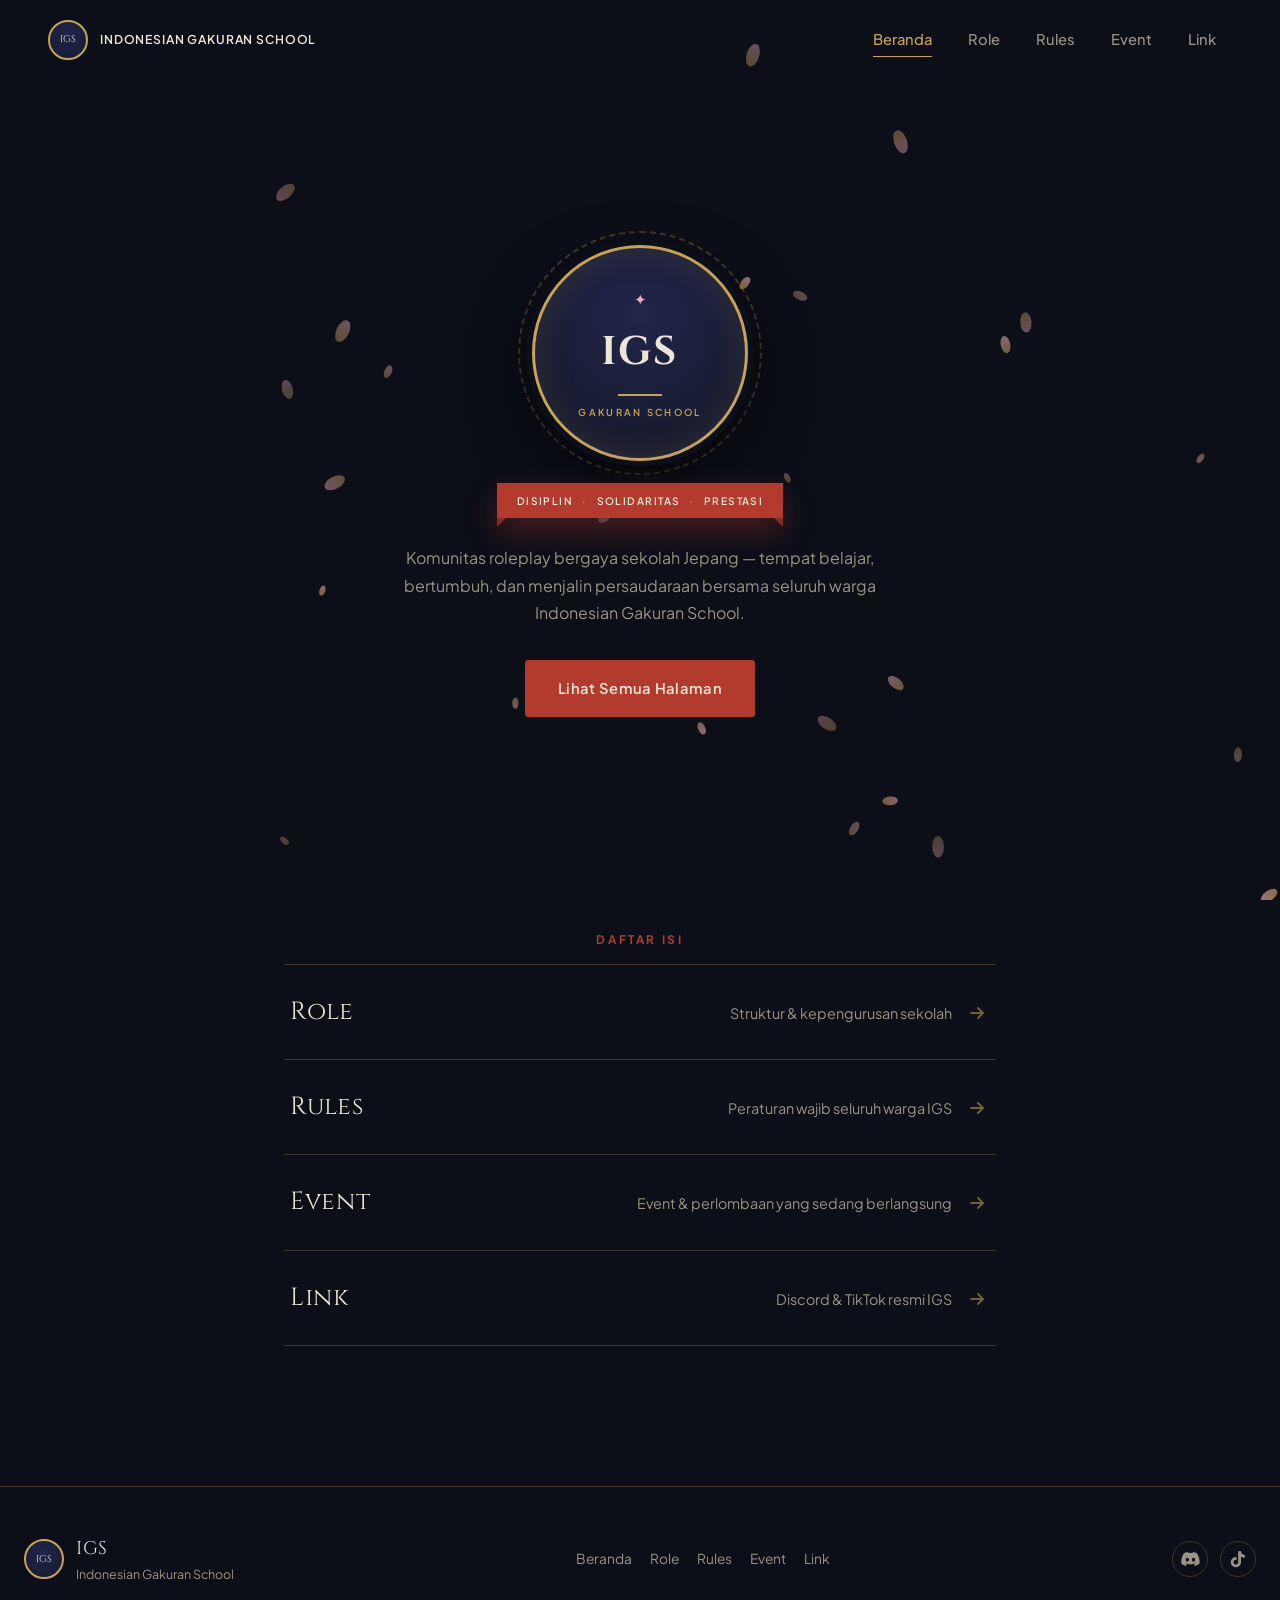
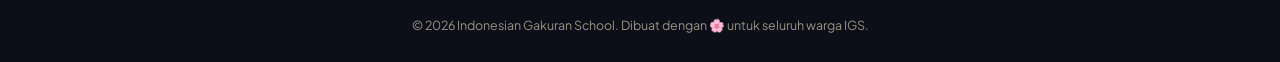
<file: index.html>
<!DOCTYPE html>
<html lang="id">
<head>
<meta charset="UTF-8">
<meta name="viewport" content="width=device-width, initial-scale=1.0">
<title>IGS — Indonesian Gakuran School</title>
<meta name="description" content="Website resmi Indonesian Gakuran School (IGS) — role, rules, event, dan link komunitas.">
<meta name="theme-color" content="#0c0e18">
<meta property="og:title" content="IGS — Indonesian Gakuran School">
<meta property="og:description" content="Komunitas roleplay bergaya sekolah Jepang. Role, rules, event, dan link resmi IGS.">
<meta property="og:type" content="website">
<link rel="icon" href="data:image/svg+xml,%3Csvg xmlns='http://www.w3.org/2000/svg' viewBox='0 0 100 100'%3E%3Ccircle cx='50' cy='50' r='46' fill='%230c0e18' stroke='%23c9a355' stroke-width='4'/%3E%3Ctext x='50' y='66' font-size='46' text-anchor='middle' fill='%23ece6d6' font-family='Georgia,serif' font-weight='700'%3EI%3C/text%3E%3C/svg%3E">
<link rel="preconnect" href="https://fonts.googleapis.com">
<link rel="preconnect" href="https://fonts.gstatic.com" crossorigin>
<link href="https://fonts.googleapis.com/css2?family=Cinzel:wght@400;600;700;800&family=Plus+Jakarta+Sans:wght@300;400;500;600;700;800&display=swap" rel="stylesheet">
<link rel="stylesheet" href="https://cdnjs.cloudflare.com/ajax/libs/font-awesome/6.5.1/css/all.min.css">
<link rel="stylesheet" href="style.css">
</head>
<body data-page="home">

<div class="preloader" id="preloader"><div class="preloader-crest"><span>IGS</span></div></div>
<canvas id="sakuraCanvas"></canvas>
<div class="scroll-progress" id="scrollProgress"></div>

<header id="navbar-placeholder"></header>

<main>
  <section class="hero">
    <div class="crest reveal">
      <div class="crest-ring"></div>
      <div class="crest-face">
        <span class="crest-spark">✦</span>
        <span class="crest-initials">IGS</span>
        <span class="crest-rule"></span>
        <span class="crest-sub">GAKURAN SCHOOL</span>
      </div>
    </div>
    <div class="crest-ribbon reveal">
      <span>DISIPLIN</span><i>·</i><span>SOLIDARITAS</span><i>·</i><span>PRESTASI</span>
    </div>
    <p class="hero-desc reveal">Komunitas roleplay bergaya sekolah Jepang — tempat belajar, bertumbuh, dan menjalin persaudaraan bersama seluruh warga Indonesian Gakuran School.</p>
    <a href="#daftar-isi" class="btn ripple reveal">Lihat Semua Halaman</a>
  </section>

  <section class="index-section" id="daftar-isi">
    <p class="section-eyebrow reveal">Daftar Isi</p>
    <nav class="index-list">
      <a href="role.html" class="index-item reveal">
        <span class="index-name">Role</span>
        <span class="index-desc">Struktur &amp; kepengurusan sekolah</span>
        <span class="index-arrow"><i class="fa-solid fa-arrow-right"></i></span>
      </a>
      <a href="rules.html" class="index-item reveal">
        <span class="index-name">Rules</span>
        <span class="index-desc">Peraturan wajib seluruh warga IGS</span>
        <span class="index-arrow"><i class="fa-solid fa-arrow-right"></i></span>
      </a>
      <a href="event.html" class="index-item reveal">
        <span class="index-name">Event</span>
        <span class="index-desc">Event &amp; perlombaan yang sedang berlangsung</span>
        <span class="index-arrow"><i class="fa-solid fa-arrow-right"></i></span>
      </a>
      <a href="link.html" class="index-item reveal">
        <span class="index-name">Link</span>
        <span class="index-desc">Discord &amp; TikTok resmi IGS</span>
        <span class="index-arrow"><i class="fa-solid fa-arrow-right"></i></span>
      </a>
    </nav>
  </section>
</main>

<div id="footer-placeholder"></div>
<button class="scroll-top" id="scrollTop" aria-label="Kembali ke atas"><i class="fa-solid fa-arrow-up"></i></button>

<script src="script.js"></script>
</body>
</html>
</file>
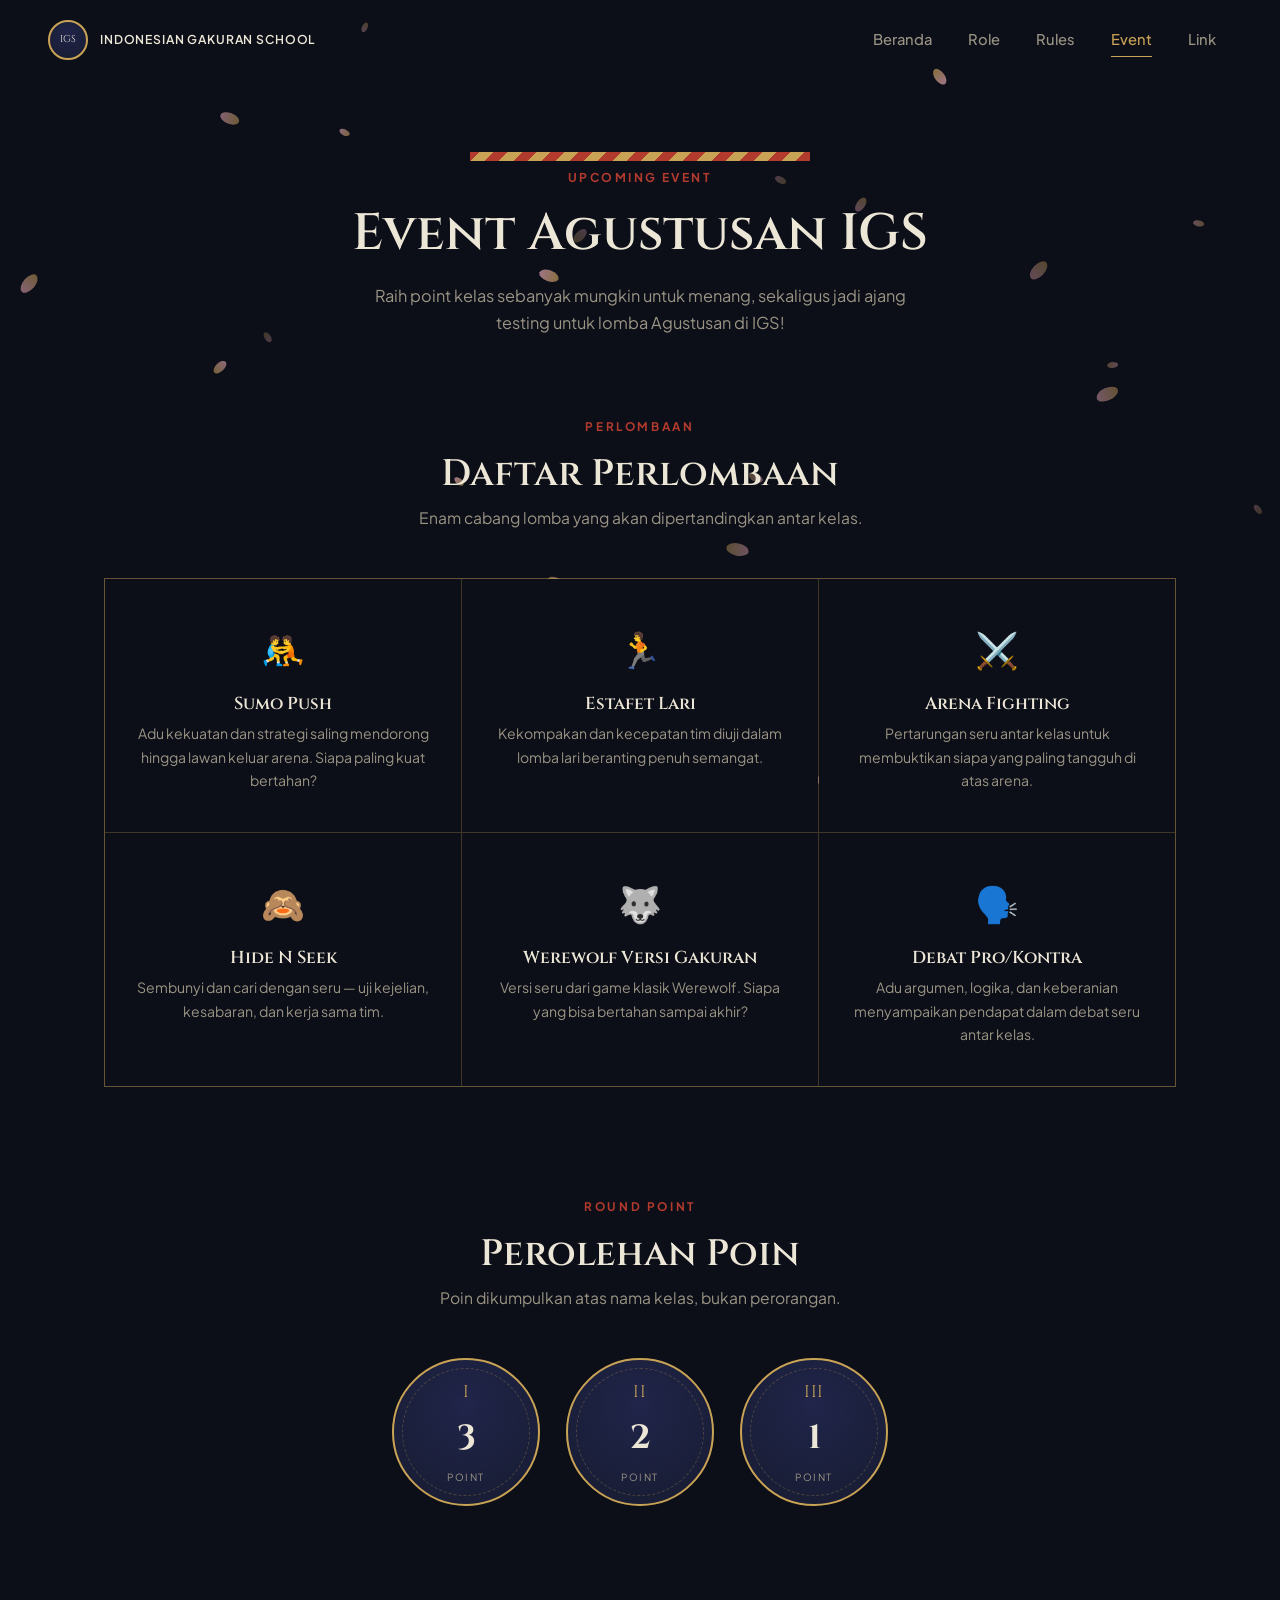
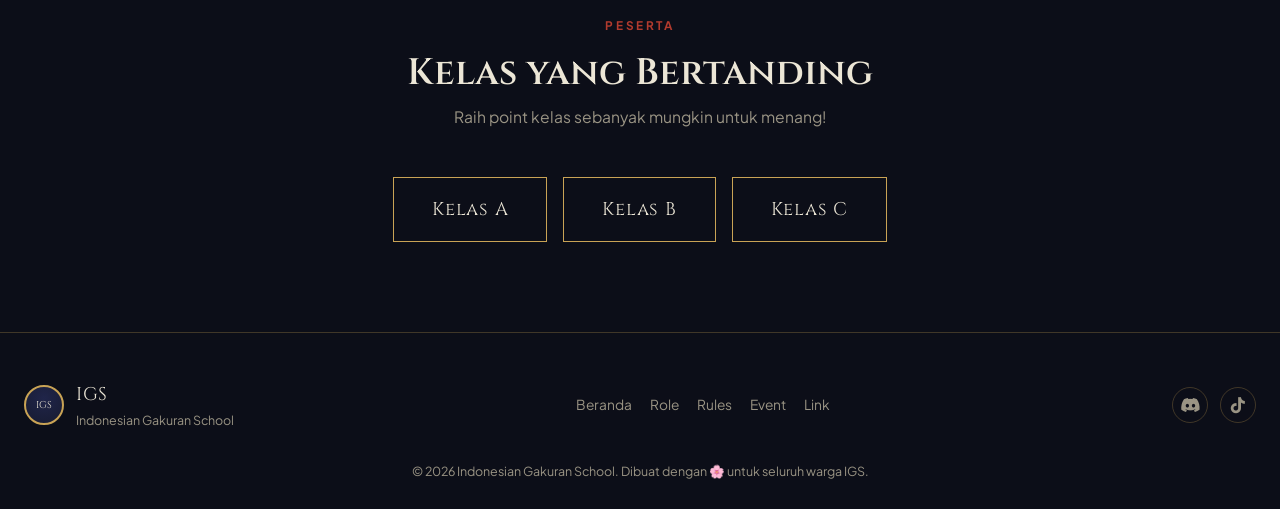
<file: event.html>
<!DOCTYPE html>
<html lang="id">
<head>
<meta charset="UTF-8">
<meta name="viewport" content="width=device-width, initial-scale=1.0">
<title>Event — IGS</title>
<meta name="description" content="Event Agustusan IGS — daftar lomba, sistem poin, dan kelas yang bertanding.">
<meta name="theme-color" content="#0c0e18">
<meta property="og:title" content="Event — Indonesian Gakuran School">
<meta property="og:description" content="Event Agustusan IGS: Sumo Push, Estafet Lari, Arena Fighting, Hide N Seek, Werewolf, dan Debat.">
<meta property="og:type" content="website">
<link rel="icon" href="data:image/svg+xml,%3Csvg xmlns='http://www.w3.org/2000/svg' viewBox='0 0 100 100'%3E%3Ccircle cx='50' cy='50' r='46' fill='%230c0e18' stroke='%23c9a355' stroke-width='4'/%3E%3Ctext x='50' y='66' font-size='46' text-anchor='middle' fill='%23ece6d6' font-family='Georgia,serif' font-weight='700'%3EI%3C/text%3E%3C/svg%3E">
<link rel="preconnect" href="https://fonts.googleapis.com">
<link rel="preconnect" href="https://fonts.gstatic.com" crossorigin>
<link href="https://fonts.googleapis.com/css2?family=Cinzel:wght@400;600;700;800&family=Plus+Jakarta+Sans:wght@300;400;500;600;700;800&display=swap" rel="stylesheet">
<link rel="stylesheet" href="https://cdnjs.cloudflare.com/ajax/libs/font-awesome/6.5.1/css/all.min.css">
<link rel="stylesheet" href="style.css">
</head>
<body data-page="event">

<div class="preloader" id="preloader"><div class="preloader-crest"><span>IGS</span></div></div>
<canvas id="sakuraCanvas"></canvas>
<div class="scroll-progress" id="scrollProgress"></div>

<header id="navbar-placeholder"></header>

<main>
  <section class="page-hero">
    <div class="bunting reveal"></div>
    <p class="page-eyebrow reveal">Upcoming Event</p>
    <h1 class="page-title reveal">Event Agustusan IGS</h1>
    <p class="page-desc reveal">Raih point kelas sebanyak mungkin untuk menang, sekaligus jadi ajang testing untuk lomba Agustusan di IGS!</p>
  </section>

  <section class="competitions-section">
    <p class="section-eyebrow reveal">Perlombaan</p>
    <h2 class="section-title reveal">Daftar Perlombaan</h2>
    <p class="section-subtitle reveal">Enam cabang lomba yang akan dipertandingkan antar kelas.</p>
    <div class="competitions-grid">
      <div class="competition-tile reveal">
        <div class="competition-icon">🤼</div>
        <h3>Sumo Push</h3>
        <p>Adu kekuatan dan strategi saling mendorong hingga lawan keluar arena. Siapa paling kuat bertahan?</p>
      </div>
      <div class="competition-tile reveal">
        <div class="competition-icon">🏃</div>
        <h3>Estafet Lari</h3>
        <p>Kekompakan dan kecepatan tim diuji dalam lomba lari beranting penuh semangat.</p>
      </div>
      <div class="competition-tile reveal">
        <div class="competition-icon">⚔️</div>
        <h3>Arena Fighting</h3>
        <p>Pertarungan seru antar kelas untuk membuktikan siapa yang paling tangguh di atas arena.</p>
      </div>
      <div class="competition-tile reveal">
        <div class="competition-icon">🙈</div>
        <h3>Hide N Seek</h3>
        <p>Sembunyi dan cari dengan seru — uji kejelian, kesabaran, dan kerja sama tim.</p>
      </div>
      <div class="competition-tile reveal">
        <div class="competition-icon">🐺</div>
        <h3>Werewolf Versi Gakuran</h3>
        <p>Versi seru dari game klasik Werewolf. Siapa yang bisa bertahan sampai akhir?</p>
      </div>
      <div class="competition-tile reveal">
        <div class="competition-icon">🗣️</div>
        <h3>Debat Pro/Kontra</h3>
        <p>Adu argumen, logika, dan keberanian menyampaikan pendapat dalam debat seru antar kelas.</p>
      </div>
    </div>
  </section>

  <section class="points-section">
    <p class="section-eyebrow reveal">Round Point</p>
    <h2 class="section-title reveal">Perolehan Poin</h2>
    <p class="section-subtitle reveal">Poin dikumpulkan atas nama kelas, bukan perorangan.</p>
    <div class="medal-row">
      <div class="medal reveal">
        <span class="medal-rank">I</span>
        <span class="medal-count" data-count-target="3">0</span>
        <span class="medal-label">Point</span>
      </div>
      <div class="medal reveal">
        <span class="medal-rank">II</span>
        <span class="medal-count" data-count-target="2">0</span>
        <span class="medal-label">Point</span>
      </div>
      <div class="medal reveal">
        <span class="medal-rank">III</span>
        <span class="medal-count" data-count-target="1">0</span>
        <span class="medal-label">Point</span>
      </div>
    </div>
  </section>

  <section class="classes-section">
    <p class="section-eyebrow reveal">Peserta</p>
    <h2 class="section-title reveal">Kelas yang Bertanding</h2>
    <p class="section-subtitle reveal">Raih point kelas sebanyak mungkin untuk menang!</p>
    <div class="classes-grid">
      <div class="class-badge reveal">Kelas A</div>
      <div class="class-badge reveal">Kelas B</div>
      <div class="class-badge reveal">Kelas C</div>
    </div>
  </section>
</main>

<div id="footer-placeholder"></div>
<button class="scroll-top" id="scrollTop" aria-label="Kembali ke atas"><i class="fa-solid fa-arrow-up"></i></button>

<script src="script.js"></script>
</body>
</html>
</file>
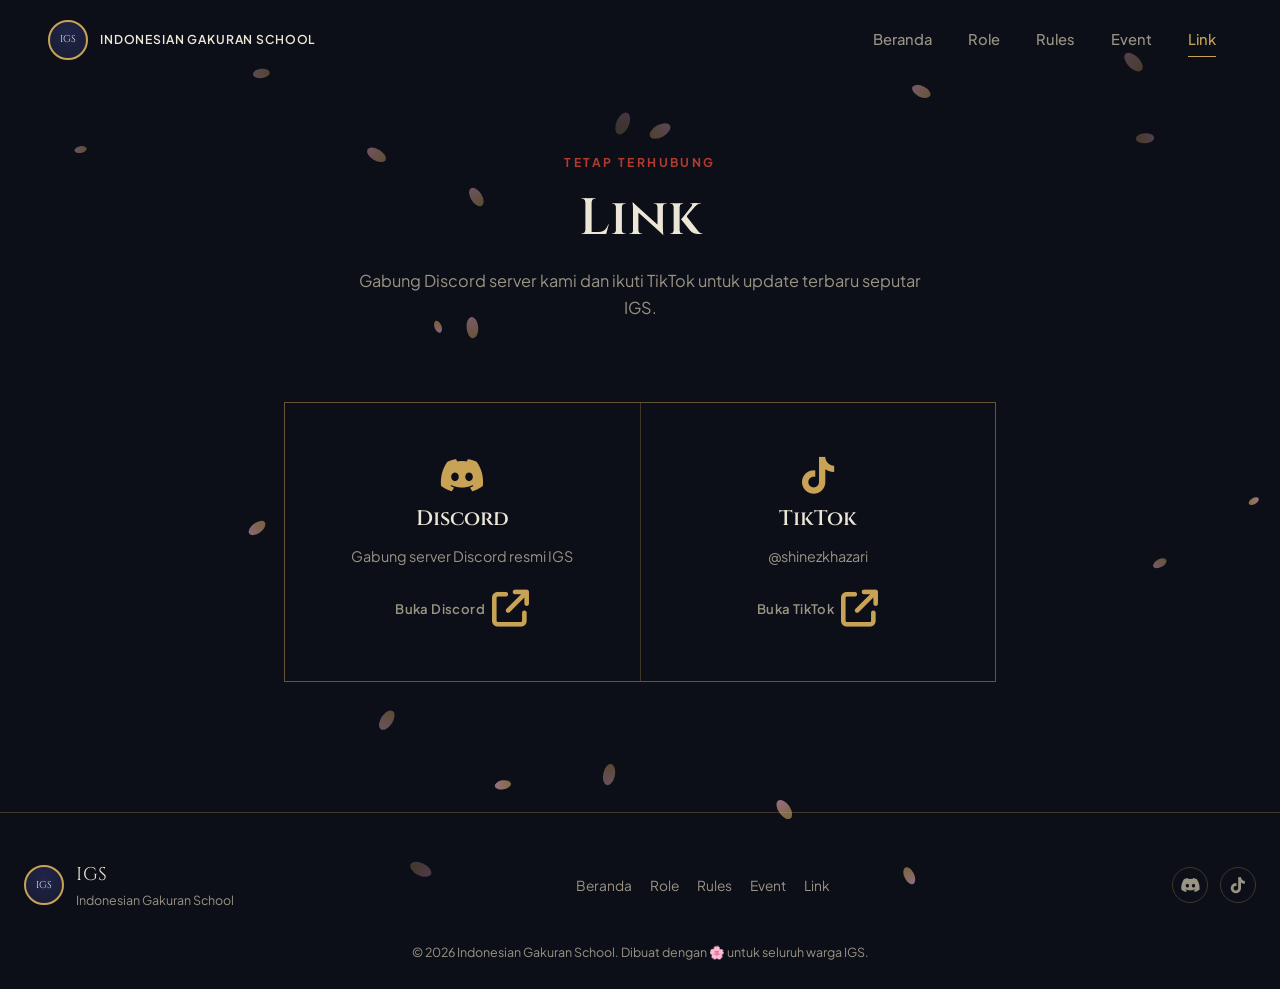
<file: link.html>
<!DOCTYPE html>
<html lang="id">
<head>
<meta charset="UTF-8">
<meta name="viewport" content="width=device-width, initial-scale=1.0">
<title>Link — IGS</title>
<meta name="description" content="Link Discord dan TikTok resmi Indonesian Gakuran School (IGS).">
<meta name="theme-color" content="#0c0e18">
<meta property="og:title" content="Link — Indonesian Gakuran School">
<meta property="og:description" content="Gabung Discord server dan ikuti TikTok resmi IGS.">
<meta property="og:type" content="website">
<link rel="icon" href="data:image/svg+xml,%3Csvg xmlns='http://www.w3.org/2000/svg' viewBox='0 0 100 100'%3E%3Ccircle cx='50' cy='50' r='46' fill='%230c0e18' stroke='%23c9a355' stroke-width='4'/%3E%3Ctext x='50' y='66' font-size='46' text-anchor='middle' fill='%23ece6d6' font-family='Georgia,serif' font-weight='700'%3EI%3C/text%3E%3C/svg%3E">
<link rel="preconnect" href="https://fonts.googleapis.com">
<link rel="preconnect" href="https://fonts.gstatic.com" crossorigin>
<link href="https://fonts.googleapis.com/css2?family=Cinzel:wght@400;600;700;800&family=Plus+Jakarta+Sans:wght@300;400;500;600;700;800&display=swap" rel="stylesheet">
<link rel="stylesheet" href="https://cdnjs.cloudflare.com/ajax/libs/font-awesome/6.5.1/css/all.min.css">
<link rel="stylesheet" href="style.css">
</head>
<body data-page="link">

<div class="preloader" id="preloader"><div class="preloader-crest"><span>IGS</span></div></div>
<canvas id="sakuraCanvas"></canvas>
<div class="scroll-progress" id="scrollProgress"></div>

<header id="navbar-placeholder"></header>

<main>
  <section class="page-hero">
    <p class="page-eyebrow reveal">Tetap Terhubung</p>
    <h1 class="page-title reveal">Link</h1>
    <p class="page-desc reveal">Gabung Discord server kami dan ikuti TikTok untuk update terbaru seputar IGS.</p>
  </section>

  <section class="links-section">
    <div class="links-grid">
      <a href="https://discord.gg/D3g3sGzHh" target="_blank" rel="noopener noreferrer" class="link-tile discord reveal">
        <i class="fa-brands fa-discord"></i>
        <h3>Discord</h3>
        <p>Gabung server Discord resmi IGS</p>
        <span class="link-cta">Buka Discord <i class="fa-solid fa-arrow-up-right-from-square"></i></span>
      </a>
      <a href="https://www.tiktok.com/@shinezkhazari?_r=1&amp;_t=ZS-98N7mIoZmjP" target="_blank" rel="noopener noreferrer" class="link-tile tiktok reveal">
        <i class="fa-brands fa-tiktok"></i>
        <h3>TikTok</h3>
        <p>@shinezkhazari</p>
        <span class="link-cta">Buka TikTok <i class="fa-solid fa-arrow-up-right-from-square"></i></span>
      </a>
    </div>
  </section>
</main>

<div id="footer-placeholder"></div>
<button class="scroll-top" id="scrollTop" aria-label="Kembali ke atas"><i class="fa-solid fa-arrow-up"></i></button>

<script src="script.js"></script>
</body>
</html>
</file>
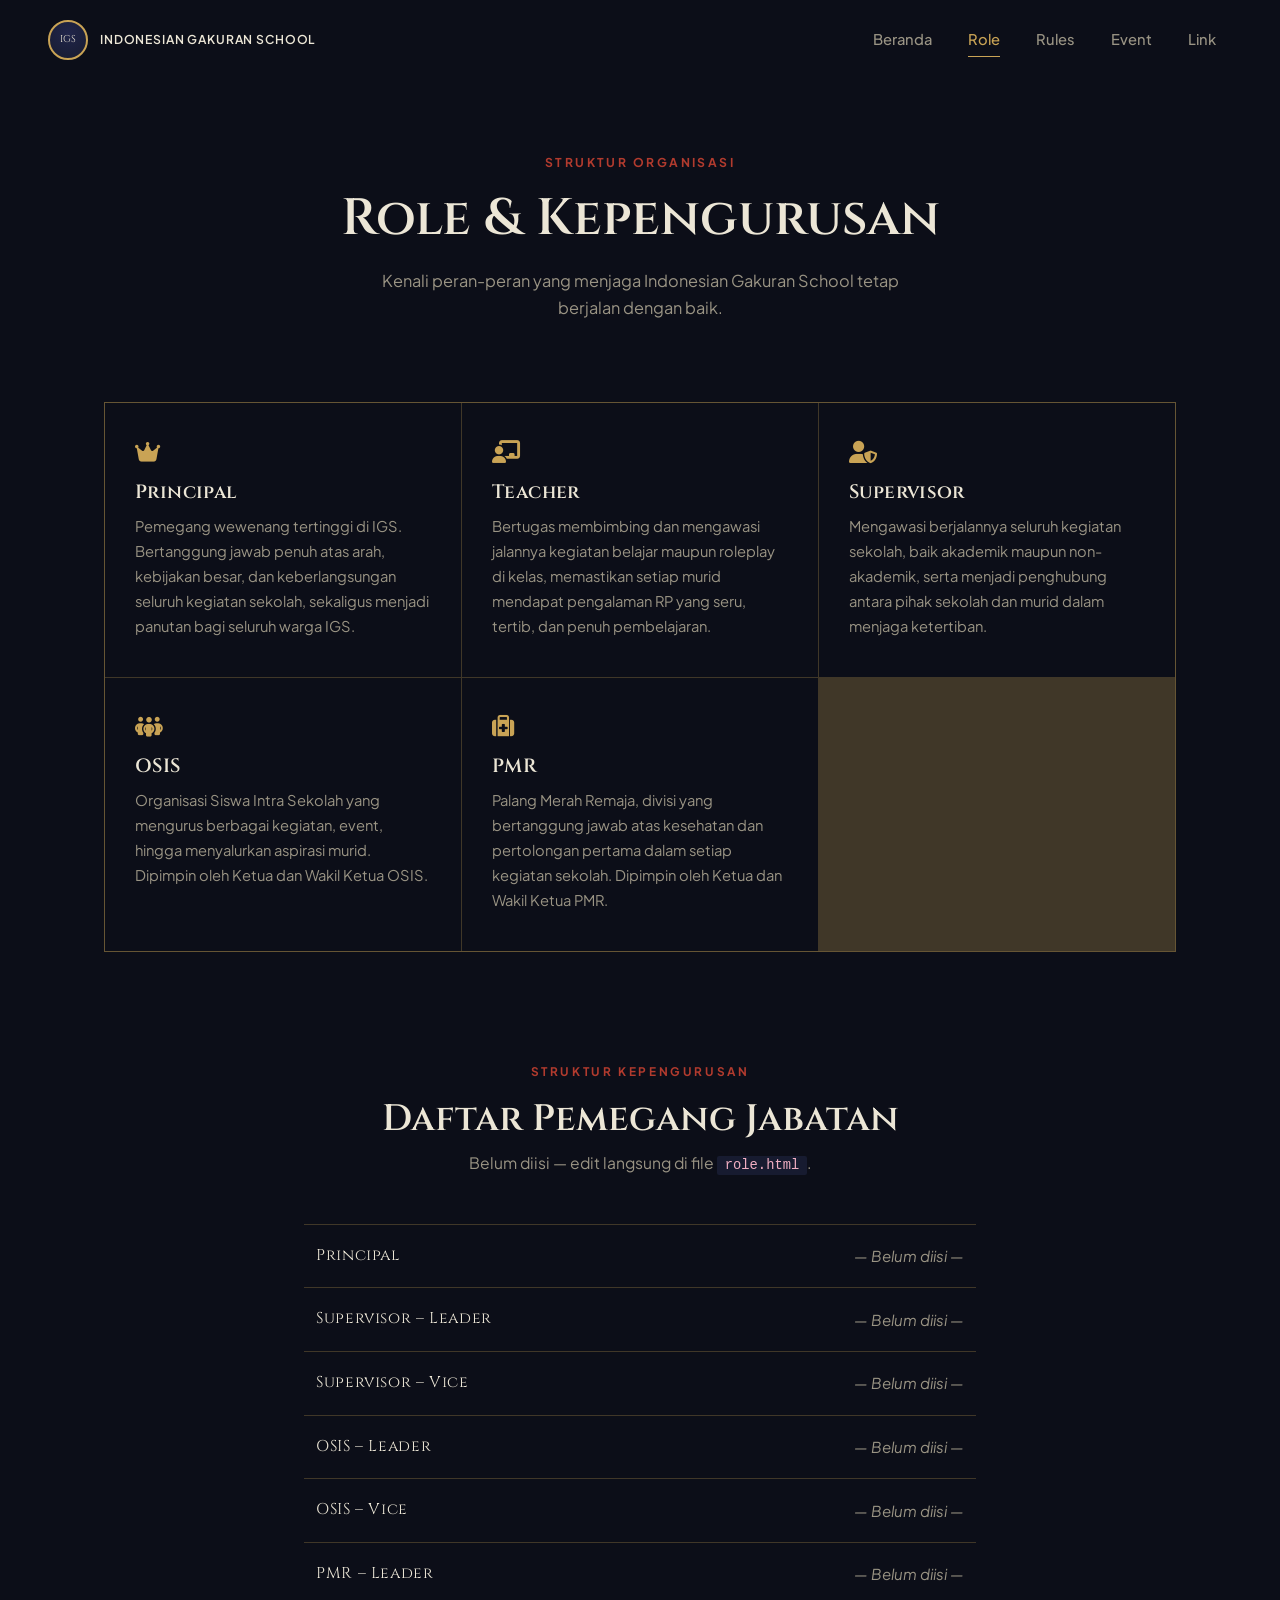
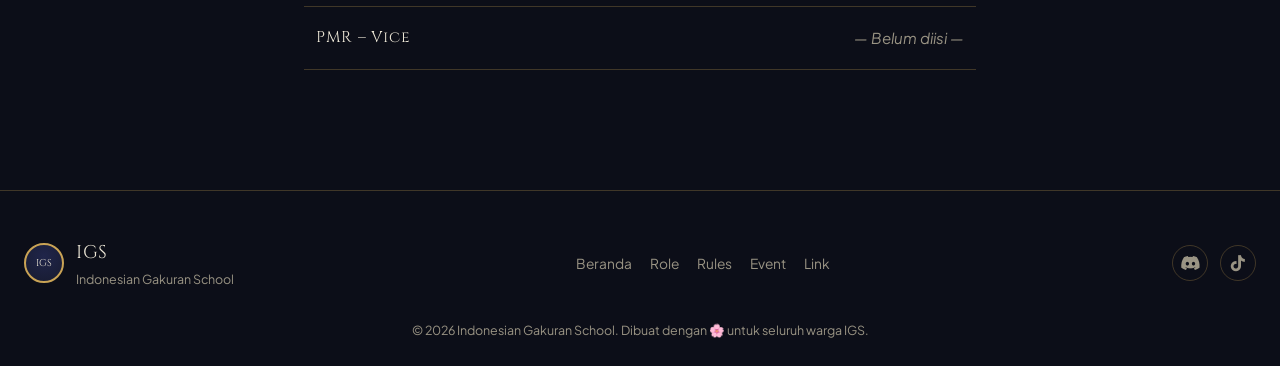
<file: role.html>
<!DOCTYPE html>
<html lang="id">
<head>
<meta charset="UTF-8">
<meta name="viewport" content="width=device-width, initial-scale=1.0">
<title>Role — IGS</title>
<meta name="description" content="Struktur role dan daftar pemegang jabatan Indonesian Gakuran School (IGS).">
<meta name="theme-color" content="#0c0e18">
<meta property="og:title" content="Role — Indonesian Gakuran School">
<meta property="og:description" content="Struktur role: Principal, Teacher, Supervisor, OSIS, dan PMR di IGS.">
<meta property="og:type" content="website">
<link rel="icon" href="data:image/svg+xml,%3Csvg xmlns='http://www.w3.org/2000/svg' viewBox='0 0 100 100'%3E%3Ccircle cx='50' cy='50' r='46' fill='%230c0e18' stroke='%23c9a355' stroke-width='4'/%3E%3Ctext x='50' y='66' font-size='46' text-anchor='middle' fill='%23ece6d6' font-family='Georgia,serif' font-weight='700'%3EI%3C/text%3E%3C/svg%3E">
<link rel="preconnect" href="https://fonts.googleapis.com">
<link rel="preconnect" href="https://fonts.gstatic.com" crossorigin>
<link href="https://fonts.googleapis.com/css2?family=Cinzel:wght@400;600;700;800&family=Plus+Jakarta+Sans:wght@300;400;500;600;700;800&display=swap" rel="stylesheet">
<link rel="stylesheet" href="https://cdnjs.cloudflare.com/ajax/libs/font-awesome/6.5.1/css/all.min.css">
<link rel="stylesheet" href="style.css">
</head>
<body data-page="role">

<div class="preloader" id="preloader"><div class="preloader-crest"><span>IGS</span></div></div>
<canvas id="sakuraCanvas"></canvas>
<div class="scroll-progress" id="scrollProgress"></div>

<header id="navbar-placeholder"></header>

<main>
  <section class="page-hero">
    <p class="page-eyebrow reveal">Struktur Organisasi</p>
    <h1 class="page-title reveal">Role &amp; Kepengurusan</h1>
    <p class="page-desc reveal">Kenali peran-peran yang menjaga Indonesian Gakuran School tetap berjalan dengan baik.</p>
  </section>

  <section class="role-desc-section">
    <div class="role-grid">
      <div class="role-tile reveal">
        <i class="fa-solid fa-crown"></i>
        <h3>Principal</h3>
        <p>Pemegang wewenang tertinggi di IGS. Bertanggung jawab penuh atas arah, kebijakan besar, dan keberlangsungan seluruh kegiatan sekolah, sekaligus menjadi panutan bagi seluruh warga IGS.</p>
      </div>
      <div class="role-tile reveal">
        <i class="fa-solid fa-chalkboard-user"></i>
        <h3>Teacher</h3>
        <p>Bertugas membimbing dan mengawasi jalannya kegiatan belajar maupun roleplay di kelas, memastikan setiap murid mendapat pengalaman RP yang seru, tertib, dan penuh pembelajaran.</p>
      </div>
      <div class="role-tile reveal">
        <i class="fa-solid fa-user-shield"></i>
        <h3>Supervisor</h3>
        <p>Mengawasi berjalannya seluruh kegiatan sekolah, baik akademik maupun non-akademik, serta menjadi penghubung antara pihak sekolah dan murid dalam menjaga ketertiban.</p>
      </div>
      <div class="role-tile reveal">
        <i class="fa-solid fa-people-group"></i>
        <h3>OSIS</h3>
        <p>Organisasi Siswa Intra Sekolah yang mengurus berbagai kegiatan, event, hingga menyalurkan aspirasi murid. Dipimpin oleh Ketua dan Wakil Ketua OSIS.</p>
      </div>
      <div class="role-tile reveal">
        <i class="fa-solid fa-suitcase-medical"></i>
        <h3>PMR</h3>
        <p>Palang Merah Remaja, divisi yang bertanggung jawab atas kesehatan dan pertolongan pertama dalam setiap kegiatan sekolah. Dipimpin oleh Ketua dan Wakil Ketua PMR.</p>
      </div>
    </div>
  </section>

  <section class="officeholder-section">
    <p class="section-eyebrow reveal">Struktur Kepengurusan</p>
    <h2 class="section-title reveal">Daftar Pemegang Jabatan</h2>
    <p class="section-subtitle reveal">Belum diisi — edit langsung di file <code>role.html</code>.</p>
    <table class="roster">
      <tbody>
        <!-- ISI NAMA DI SINI: ganti "— Belum diisi —" dengan nama sesuai jabatan -->
        <tr class="reveal"><td class="roster-role">Principal</td><td class="roster-name">— Belum diisi —</td></tr>
        <tr class="reveal"><td class="roster-role">Supervisor – Leader</td><td class="roster-name">— Belum diisi —</td></tr>
        <tr class="reveal"><td class="roster-role">Supervisor – Vice</td><td class="roster-name">— Belum diisi —</td></tr>
        <tr class="reveal"><td class="roster-role">OSIS – Leader</td><td class="roster-name">— Belum diisi —</td></tr>
        <tr class="reveal"><td class="roster-role">OSIS – Vice</td><td class="roster-name">— Belum diisi —</td></tr>
        <tr class="reveal"><td class="roster-role">PMR – Leader</td><td class="roster-name">— Belum diisi —</td></tr>
        <tr class="reveal"><td class="roster-role">PMR – Vice</td><td class="roster-name">— Belum diisi —</td></tr>
      </tbody>
    </table>
  </section>
</main>

<div id="footer-placeholder"></div>
<button class="scroll-top" id="scrollTop" aria-label="Kembali ke atas"><i class="fa-solid fa-arrow-up"></i></button>

<script src="script.js"></script>
</body>
</html>
</file>
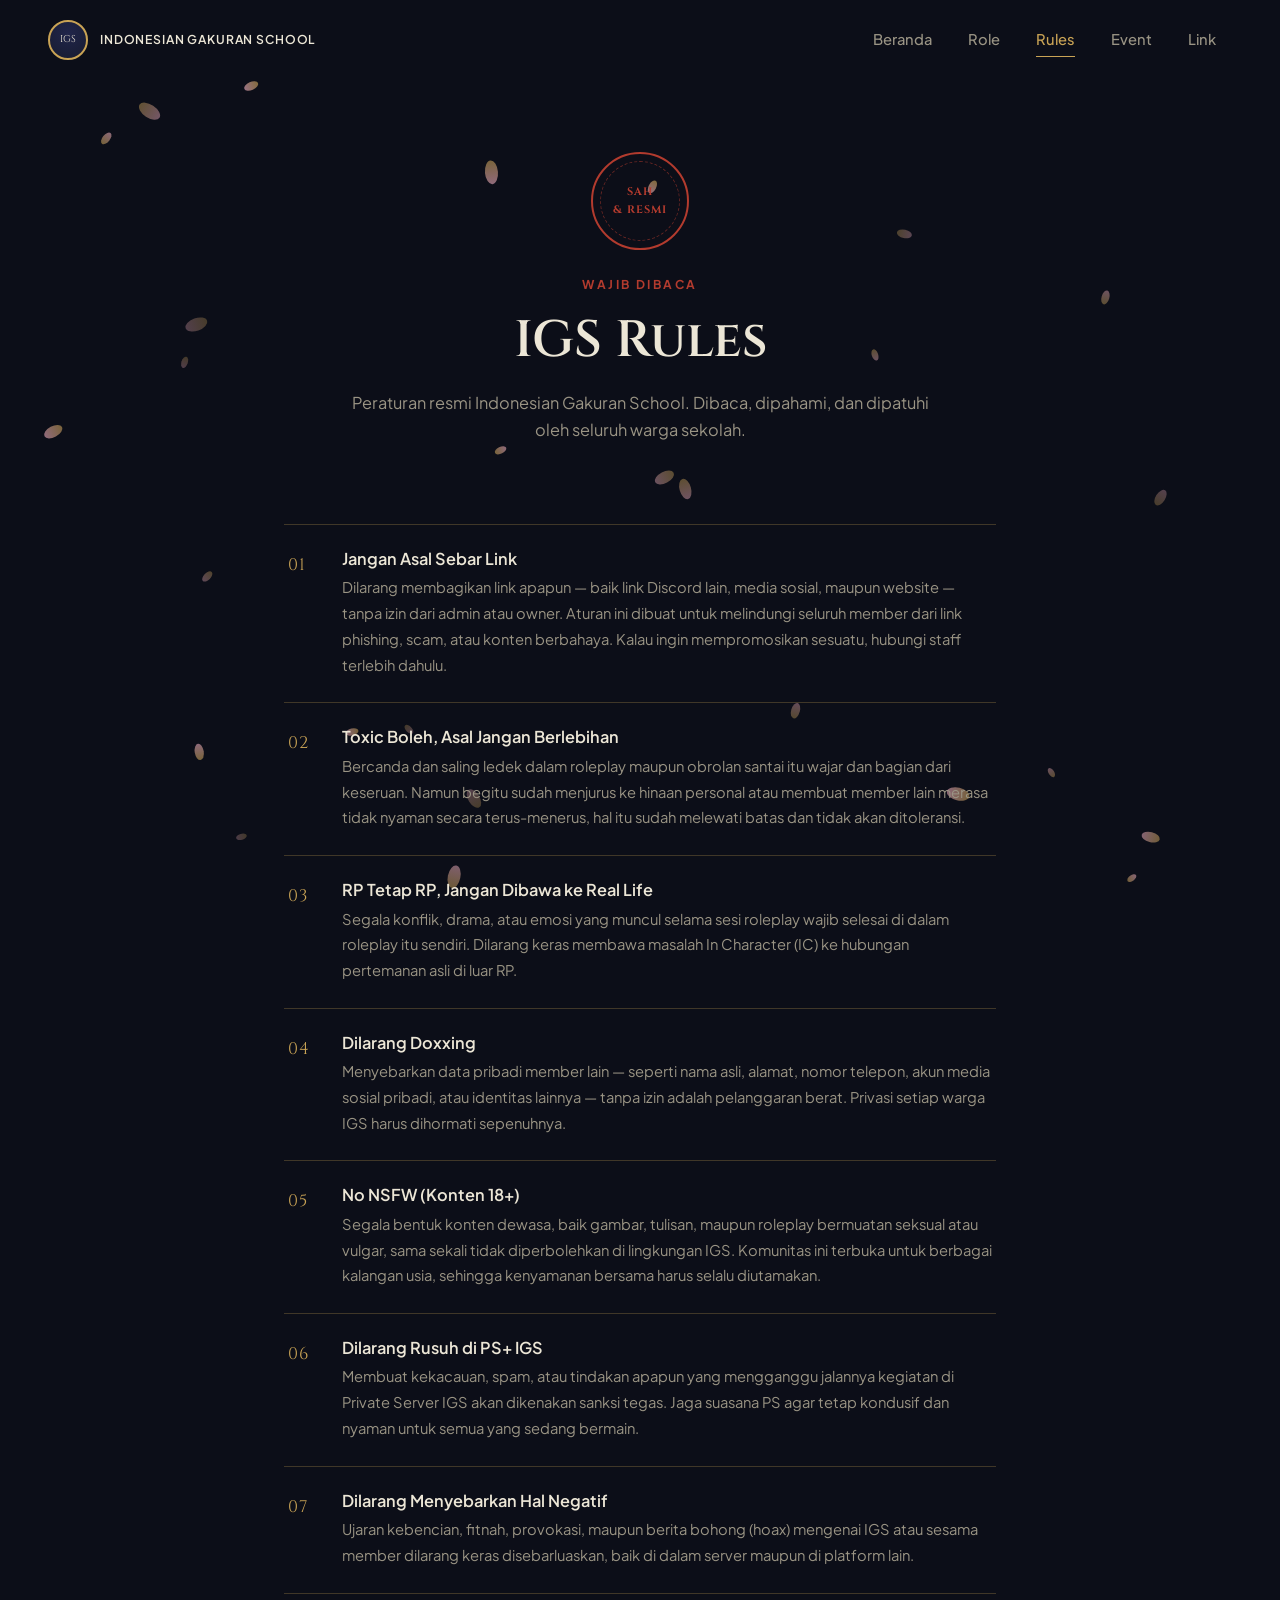
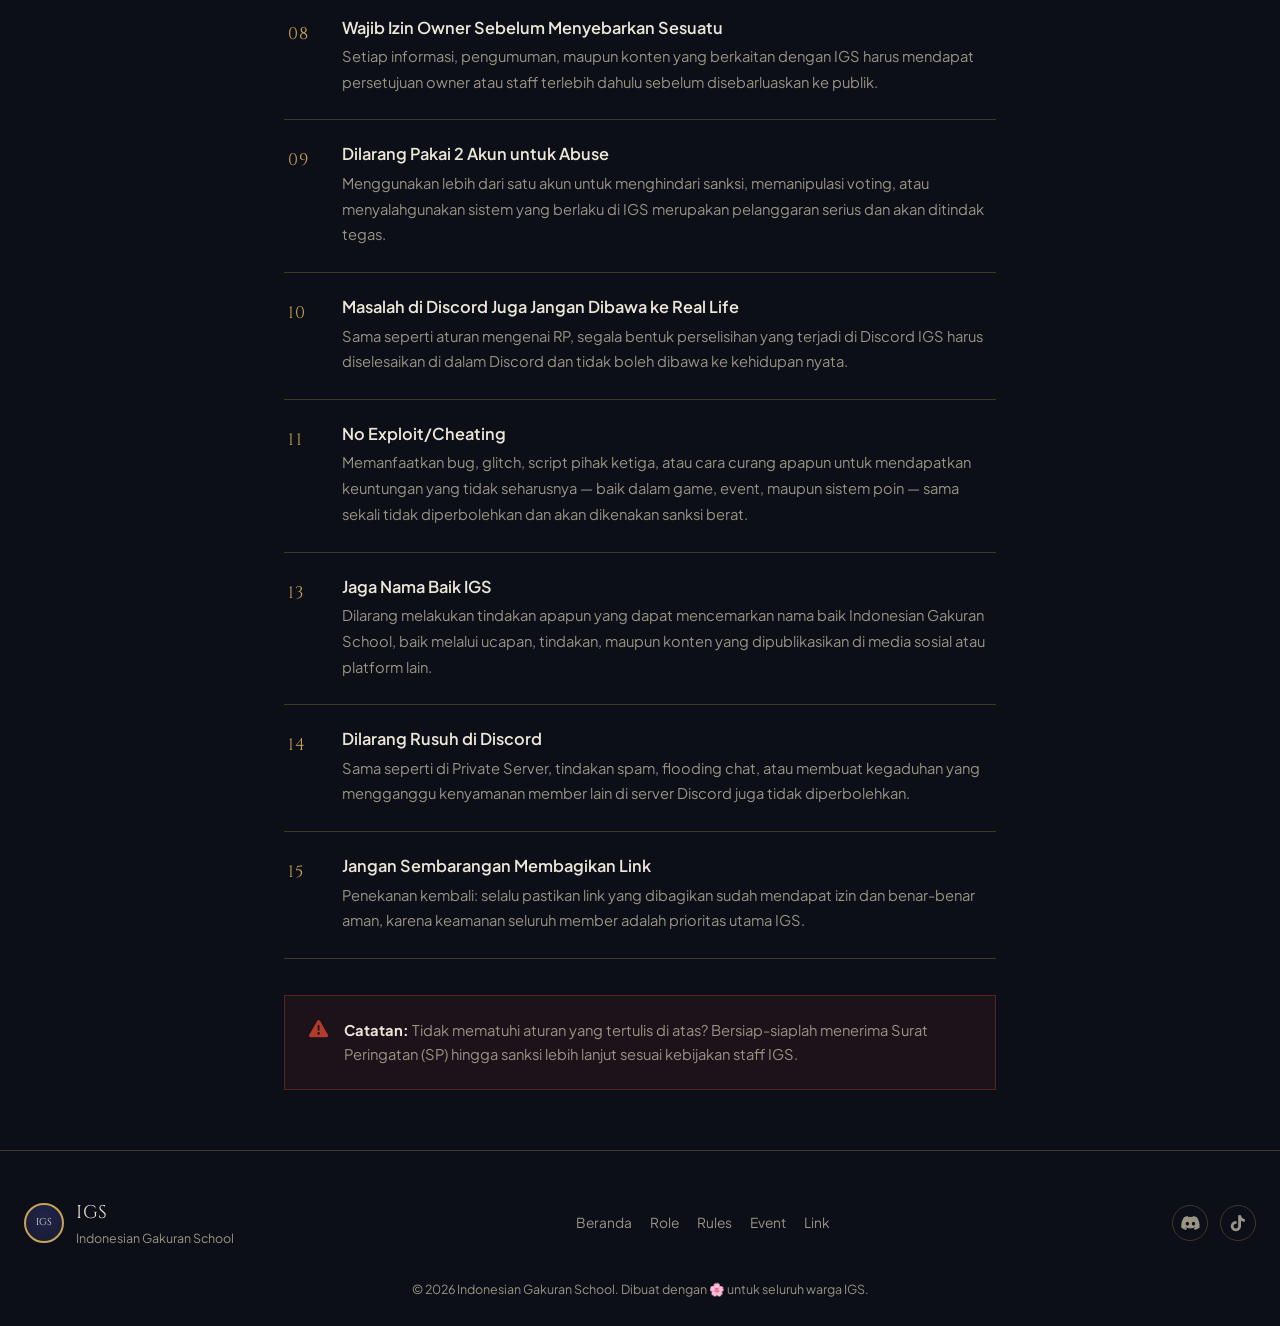
<file: rules.html>
<!DOCTYPE html>
<html lang="id">
<head>
<meta charset="UTF-8">
<meta name="viewport" content="width=device-width, initial-scale=1.0">
<title>Rules — IGS</title>
<meta name="description" content="Peraturan resmi yang wajib dipatuhi seluruh warga Indonesian Gakuran School (IGS).">
<meta name="theme-color" content="#0c0e18">
<meta property="og:title" content="Rules — Indonesian Gakuran School">
<meta property="og:description" content="Peraturan resmi Indonesian Gakuran School yang wajib dipatuhi seluruh warga.">
<meta property="og:type" content="website">
<link rel="icon" href="data:image/svg+xml,%3Csvg xmlns='http://www.w3.org/2000/svg' viewBox='0 0 100 100'%3E%3Ccircle cx='50' cy='50' r='46' fill='%230c0e18' stroke='%23c9a355' stroke-width='4'/%3E%3Ctext x='50' y='66' font-size='46' text-anchor='middle' fill='%23ece6d6' font-family='Georgia,serif' font-weight='700'%3EI%3C/text%3E%3C/svg%3E">
<link rel="preconnect" href="https://fonts.googleapis.com">
<link rel="preconnect" href="https://fonts.gstatic.com" crossorigin>
<link href="https://fonts.googleapis.com/css2?family=Cinzel:wght@400;600;700;800&family=Plus+Jakarta+Sans:wght@300;400;500;600;700;800&display=swap" rel="stylesheet">
<link rel="stylesheet" href="https://cdnjs.cloudflare.com/ajax/libs/font-awesome/6.5.1/css/all.min.css">
<link rel="stylesheet" href="style.css">
</head>
<body data-page="rules">

<div class="preloader" id="preloader"><div class="preloader-crest"><span>IGS</span></div></div>
<canvas id="sakuraCanvas"></canvas>
<div class="scroll-progress" id="scrollProgress"></div>

<header id="navbar-placeholder"></header>

<main>
  <section class="page-hero">
    <div class="seal reveal">SAH<br>&amp; RESMI</div>
    <p class="page-eyebrow reveal">Wajib Dibaca</p>
    <h1 class="page-title reveal">IGS Rules</h1>
    <p class="page-desc reveal">Peraturan resmi Indonesian Gakuran School. Dibaca, dipahami, dan dipatuhi oleh seluruh warga sekolah.</p>
  </section>

  <section class="rules-section">
    <ol class="rule-sheet">
      <li class="rule-line reveal">
        <span class="rule-num">01</span>
        <div>
          <h3>Jangan Asal Sebar Link</h3>
          <p>Dilarang membagikan link apapun — baik link Discord lain, media sosial, maupun website — tanpa izin dari admin atau owner. Aturan ini dibuat untuk melindungi seluruh member dari link phishing, scam, atau konten berbahaya. Kalau ingin mempromosikan sesuatu, hubungi staff terlebih dahulu.</p>
        </div>
      </li>
      <li class="rule-line reveal">
        <span class="rule-num">02</span>
        <div>
          <h3>Toxic Boleh, Asal Jangan Berlebihan</h3>
          <p>Bercanda dan saling ledek dalam roleplay maupun obrolan santai itu wajar dan bagian dari keseruan. Namun begitu sudah menjurus ke hinaan personal atau membuat member lain merasa tidak nyaman secara terus-menerus, hal itu sudah melewati batas dan tidak akan ditoleransi.</p>
        </div>
      </li>
      <li class="rule-line reveal">
        <span class="rule-num">03</span>
        <div>
          <h3>RP Tetap RP, Jangan Dibawa ke Real Life</h3>
          <p>Segala konflik, drama, atau emosi yang muncul selama sesi roleplay wajib selesai di dalam roleplay itu sendiri. Dilarang keras membawa masalah In Character (IC) ke hubungan pertemanan asli di luar RP.</p>
        </div>
      </li>
      <li class="rule-line reveal">
        <span class="rule-num">04</span>
        <div>
          <h3>Dilarang Doxxing</h3>
          <p>Menyebarkan data pribadi member lain — seperti nama asli, alamat, nomor telepon, akun media sosial pribadi, atau identitas lainnya — tanpa izin adalah pelanggaran berat. Privasi setiap warga IGS harus dihormati sepenuhnya.</p>
        </div>
      </li>
      <li class="rule-line reveal">
        <span class="rule-num">05</span>
        <div>
          <h3>No NSFW (Konten 18+)</h3>
          <p>Segala bentuk konten dewasa, baik gambar, tulisan, maupun roleplay bermuatan seksual atau vulgar, sama sekali tidak diperbolehkan di lingkungan IGS. Komunitas ini terbuka untuk berbagai kalangan usia, sehingga kenyamanan bersama harus selalu diutamakan.</p>
        </div>
      </li>
      <li class="rule-line reveal">
        <span class="rule-num">06</span>
        <div>
          <h3>Dilarang Rusuh di PS+ IGS</h3>
          <p>Membuat kekacauan, spam, atau tindakan apapun yang mengganggu jalannya kegiatan di Private Server IGS akan dikenakan sanksi tegas. Jaga suasana PS agar tetap kondusif dan nyaman untuk semua yang sedang bermain.</p>
        </div>
      </li>
      <li class="rule-line reveal">
        <span class="rule-num">07</span>
        <div>
          <h3>Dilarang Menyebarkan Hal Negatif</h3>
          <p>Ujaran kebencian, fitnah, provokasi, maupun berita bohong (hoax) mengenai IGS atau sesama member dilarang keras disebarluaskan, baik di dalam server maupun di platform lain.</p>
        </div>
      </li>
      <li class="rule-line reveal">
        <span class="rule-num">08</span>
        <div>
          <h3>Wajib Izin Owner Sebelum Menyebarkan Sesuatu</h3>
          <p>Setiap informasi, pengumuman, maupun konten yang berkaitan dengan IGS harus mendapat persetujuan owner atau staff terlebih dahulu sebelum disebarluaskan ke publik.</p>
        </div>
      </li>
      <li class="rule-line reveal">
        <span class="rule-num">09</span>
        <div>
          <h3>Dilarang Pakai 2 Akun untuk Abuse</h3>
          <p>Menggunakan lebih dari satu akun untuk menghindari sanksi, memanipulasi voting, atau menyalahgunakan sistem yang berlaku di IGS merupakan pelanggaran serius dan akan ditindak tegas.</p>
        </div>
      </li>
      <li class="rule-line reveal">
        <span class="rule-num">10</span>
        <div>
          <h3>Masalah di Discord Juga Jangan Dibawa ke Real Life</h3>
          <p>Sama seperti aturan mengenai RP, segala bentuk perselisihan yang terjadi di Discord IGS harus diselesaikan di dalam Discord dan tidak boleh dibawa ke kehidupan nyata.</p>
        </div>
      </li>
      <li class="rule-line reveal">
        <span class="rule-num">11</span>
        <div>
          <h3>No Exploit/Cheating</h3>
          <p>Memanfaatkan bug, glitch, script pihak ketiga, atau cara curang apapun untuk mendapatkan keuntungan yang tidak seharusnya — baik dalam game, event, maupun sistem poin — sama sekali tidak diperbolehkan dan akan dikenakan sanksi berat.</p>
        </div>
      </li>
      <li class="rule-line reveal">
        <span class="rule-num">13</span>
        <div>
          <h3>Jaga Nama Baik IGS</h3>
          <p>Dilarang melakukan tindakan apapun yang dapat mencemarkan nama baik Indonesian Gakuran School, baik melalui ucapan, tindakan, maupun konten yang dipublikasikan di media sosial atau platform lain.</p>
        </div>
      </li>
      <li class="rule-line reveal">
        <span class="rule-num">14</span>
        <div>
          <h3>Dilarang Rusuh di Discord</h3>
          <p>Sama seperti di Private Server, tindakan spam, flooding chat, atau membuat kegaduhan yang mengganggu kenyamanan member lain di server Discord juga tidak diperbolehkan.</p>
        </div>
      </li>
      <li class="rule-line reveal">
        <span class="rule-num">15</span>
        <div>
          <h3>Jangan Sembarangan Membagikan Link</h3>
          <p>Penekanan kembali: selalu pastikan link yang dibagikan sudah mendapat izin dan benar-benar aman, karena keamanan seluruh member adalah prioritas utama IGS.</p>
        </div>
      </li>
    </ol>

    <div class="rules-note reveal">
      <i class="fa-solid fa-triangle-exclamation"></i>
      <p><strong>Catatan:</strong> Tidak mematuhi aturan yang tertulis di atas? Bersiap-siaplah menerima Surat Peringatan (SP) hingga sanksi lebih lanjut sesuai kebijakan staff IGS.</p>
    </div>
  </section>
</main>

<div id="footer-placeholder"></div>
<button class="scroll-top" id="scrollTop" aria-label="Kembali ke atas"><i class="fa-solid fa-arrow-up"></i></button>

<script src="script.js"></script>
</body>
</html>
</file>
<file: style.css>
/* ==========================================================================
   IGS — INDONESIAN GAKURAN SCHOOL
   Stylesheet utama, dipakai bersama oleh semua halaman.

   Sistem desain: "buku pegangan sekolah" — lambang/crest sekolah, stempel
   resmi, dan daftar berformat ledger. Warna diambil dari jaket gakuran
   (hitam-navy), kancing kuningan (brass), stempel hanko (merah), dan
   kelopak sakura.
   ========================================================================== */

/* ---------- RESET ---------- */
*, *::before, *::after { margin: 0; padding: 0; box-sizing: border-box; }
html { scroll-behavior: smooth; }
img { max-width: 100%; display: block; }
a { color: inherit; }
button { font: inherit; }
ol, ul { list-style: none; }

/* ---------- DESIGN TOKENS ---------- */
:root {
  --ink: #0c0e18;
  --ink-soft: #10131f;
  --panel: #171b30;
  --panel-2: #20254a;
  --brass: #c9a355;
  --brass-dim: rgba(201, 163, 85, .28);
  --stamp: #b23b2e;
  --stamp-dark: #832c22;
  --sakura: #f0aec2;
  --paper: #ece6d6;
  --mute: #9a9484;

  --font-display: 'Cinzel', serif;
  --font-body: 'Plus Jakarta Sans', sans-serif;

  --ease: cubic-bezier(.4, 0, .2, 1);
  --radius: 3px;
  --nav-h: 82px;
  --wrap: 1120px;
}

/* ---------- BASE ---------- */
body {
  font-family: var(--font-body);
  background: var(--ink);
  color: var(--paper);
  line-height: 1.7;
  min-height: 100vh;
  overflow-x: hidden;
  transition: opacity .4s var(--ease), transform .4s var(--ease);
}
body.page-exit { opacity: 0; transform: translateY(-16px); }
body.nav-open { overflow: hidden; }

main { position: relative; z-index: 3; }

h1, h2, h3 { line-height: 1.25; font-weight: 600; }

::selection { background: var(--stamp); color: var(--paper); }
::-webkit-scrollbar { width: 9px; }
::-webkit-scrollbar-track { background: var(--ink); }
::-webkit-scrollbar-thumb { background: var(--brass-dim); border-radius: 99px; }

:focus-visible { outline: 2px solid var(--brass); outline-offset: 3px; }

.wrap { max-width: var(--wrap); margin: 0 auto; padding: 0 clamp(20px, 5vw, 48px); }

/* ---------- SCROLL REVEAL ---------- */
.reveal { opacity: 0; transform: translateY(28px); transition: opacity .8s var(--ease), transform .8s var(--ease); }
.reveal.visible { opacity: 1; transform: translateY(0); }
.index-list .index-item:nth-child(1) { transition-delay: .05s; }
.index-list .index-item:nth-child(2) { transition-delay: .13s; }
.index-list .index-item:nth-child(3) { transition-delay: .21s; }
.index-list .index-item:nth-child(4) { transition-delay: .29s; }
.role-grid .role-tile:nth-child(1),
.competitions-grid .competition-tile:nth-child(1) { transition-delay: .04s; }
.role-grid .role-tile:nth-child(2),
.competitions-grid .competition-tile:nth-child(2) { transition-delay: .1s; }
.role-grid .role-tile:nth-child(3),
.competitions-grid .competition-tile:nth-child(3) { transition-delay: .16s; }
.role-grid .role-tile:nth-child(4),
.competitions-grid .competition-tile:nth-child(4) { transition-delay: .22s; }
.role-grid .role-tile:nth-child(5),
.competitions-grid .competition-tile:nth-child(5) { transition-delay: .28s; }
.competitions-grid .competition-tile:nth-child(6) { transition-delay: .34s; }
.roster tr:nth-child(n) { transition-delay: calc(.03s * var(--i, 0)); }
.medal-row .medal:nth-child(1) { transition-delay: .05s; }
.medal-row .medal:nth-child(2) { transition-delay: .15s; }
.medal-row .medal:nth-child(3) { transition-delay: .25s; }

/* ---------- PRELOADER ---------- */
.preloader {
  position: fixed; inset: 0; z-index: 9999;
  background: var(--ink);
  display: flex; align-items: center; justify-content: center;
  transition: opacity .6s var(--ease), visibility .6s var(--ease);
}
.preloader.hidden { opacity: 0; visibility: hidden; pointer-events: none; }
.preloader-crest {
  width: 92px; height: 92px; border-radius: 50%;
  border: 2px solid var(--brass);
  display: flex; align-items: center; justify-content: center;
  position: relative;
  animation: preloaderPulse 1.5s ease-in-out infinite;
}
.preloader-crest::before {
  content: ''; position: absolute; inset: -11px; border-radius: 50%;
  border: 1px dashed var(--brass-dim);
  animation: crestSpin 6s linear infinite;
}
.preloader-crest span { font-family: var(--font-display); color: var(--paper); font-size: 1.05rem; letter-spacing: .05em; }
@keyframes preloaderPulse {
  0%, 100% { box-shadow: 0 0 0 0 rgba(201,163,85,.35); }
  50% { box-shadow: 0 0 0 16px rgba(201,163,85,0); }
}

/* ---------- AMBIENT LAYERS ---------- */
#sakuraCanvas { position: fixed; inset: 0; z-index: 1; pointer-events: none; }
.scroll-progress {
  position: fixed; top: 0; left: 0; height: 3px; width: 0%;
  background: linear-gradient(90deg, var(--stamp), var(--brass));
  z-index: 2000; transition: width .1s linear;
}

/* ---------- CREST (signature element) ---------- */
.crest { position: relative; width: 216px; height: 216px; margin: 0 auto 22px; }
.crest-ring {
  position: absolute; inset: -14px; border-radius: 50%;
  border: 2px dashed var(--brass-dim);
  animation: crestSpin 80s linear infinite;
}
.crest-face {
  position: absolute; inset: 0; border-radius: 50%;
  background: radial-gradient(circle at 50% 32%, var(--panel-2), var(--panel) 72%);
  border: 3px solid var(--brass);
  display: flex; flex-direction: column; align-items: center; justify-content: center; gap: 6px;
  box-shadow: 0 0 0 6px var(--ink), 0 24px 60px rgba(0,0,0,.55), inset 0 0 34px rgba(201,163,85,.14);
  overflow: hidden;
}
.crest-face::before {
  content: ''; position: absolute; top: -70%; left: -70%; width: 60%; height: 240%;
  background: linear-gradient(120deg, transparent, rgba(236,230,214,.3), transparent);
  transform: rotate(20deg) translateX(-30%);
  animation: crestSheen 5.5s ease-in-out infinite;
}
.crest-spark { color: var(--sakura); font-size: .95rem; }
.crest-initials { font-family: var(--font-display); font-size: 2.5rem; font-weight: 700; letter-spacing: .06em; color: var(--paper); }
.crest-rule { width: 44px; height: 2px; background: var(--brass); margin: 2px 0; }
.crest-sub { font-size: .6rem; letter-spacing: .24em; color: var(--brass); font-weight: 600; }
@keyframes crestSpin { to { transform: rotate(360deg); } }
@keyframes crestSheen {
  0%, 100% { transform: rotate(20deg) translateX(-40%); opacity: 0; }
  50% { transform: rotate(20deg) translateX(220%); opacity: 1; }
}

.crest-ribbon {
  margin: 0 auto 8px; width: max-content; max-width: 90vw;
  background: var(--stamp); color: var(--paper);
  font-size: clamp(.52rem, 2vw, .64rem); letter-spacing: .14em; font-weight: 600;
  padding: 9px 20px; display: flex; gap: 9px; align-items: center;
  position: relative; box-shadow: 0 14px 30px rgba(178,59,46,.35);
}
.crest-ribbon i { font-style: normal; opacity: .55; }
.crest-ribbon::before, .crest-ribbon::after {
  content: ''; position: absolute; bottom: -9px; border-style: solid;
}
.crest-ribbon::before { left: 0; border-width: 9px 9px 0 0; border-color: var(--stamp-dark) transparent transparent transparent; }
.crest-ribbon::after { right: 0; border-width: 9px 0 0 9px; border-color: var(--stamp-dark) transparent transparent transparent; }

/* mini crest used in navbar (injected via script.js) */
.crest-mini {
  width: 40px; height: 40px; border-radius: 50%; flex-shrink: 0;
  border: 2px solid var(--brass);
  background: radial-gradient(circle at 50% 32%, var(--panel-2), var(--panel));
  display: flex; align-items: center; justify-content: center;
  font-family: var(--font-display); font-size: .62rem; letter-spacing: .03em; color: var(--paper);
}

/* ---------- SEAL / STAMP (secondary motif, reused per page) ---------- */
.seal {
  width: 98px; height: 98px; border-radius: 50%;
  border: 2.5px solid var(--stamp); color: var(--stamp);
  display: flex; align-items: center; justify-content: center; text-align: center;
  font-family: var(--font-display); font-size: .68rem; letter-spacing: .09em; font-weight: 700;
  margin: 0 auto 24px; transform: rotate(-8deg); position: relative;
}
.seal::before { content: ''; position: absolute; inset: 7px; border: 1px dashed var(--stamp); border-radius: 50%; opacity: .55; }

/* ---------- NAVBAR (injected by script.js into #navbar-placeholder) ---------- */
.navbar {
  position: fixed; top: 0; left: 0; right: 0; z-index: 1000;
  padding: 18px clamp(20px, 5vw, 48px);
  transition: all .4s var(--ease);
}
.navbar.scrolled {
  padding: 11px clamp(20px, 5vw, 48px);
  background: rgba(12, 14, 24, .82);
  backdrop-filter: blur(14px);
  border-bottom: 1px solid var(--brass-dim);
}
.nav-container { max-width: 1300px; margin: 0 auto; display: flex; align-items: center; justify-content: space-between; gap: 20px; }
.nav-logo { display: flex; align-items: center; gap: 12px; text-decoration: none; }
.nav-wordmark { font-size: .76rem; letter-spacing: .07em; text-transform: uppercase; font-weight: 600; color: var(--paper); display: none; }
@media (min-width: 620px) { .nav-wordmark { display: inline; } }

.nav-links { display: flex; align-items: center; gap: 4px; }
.nav-link {
  text-decoration: none; color: var(--mute); font-weight: 500; font-size: .92rem;
  padding: 9px 16px; position: relative; transition: color .3s;
}
.nav-link::after {
  content: ''; position: absolute; left: 16px; right: 16px; bottom: 4px; height: 1px;
  background: var(--brass); transform: scaleX(0); transform-origin: left; transition: transform .35s var(--ease);
}
.nav-link:hover { color: var(--paper); }
.nav-link:hover::after { transform: scaleX(1); }
.nav-link.active { color: var(--brass); }
.nav-link.active::after { transform: scaleX(1); }

.nav-toggle { display: none; flex-direction: column; gap: 5px; background: none; border: none; cursor: pointer; padding: 8px; z-index: 1100; }
.nav-toggle span { width: 24px; height: 2px; background: var(--paper); transition: all .3s var(--ease); }
.nav-toggle.active span:nth-child(1) { transform: translateY(7px) rotate(45deg); }
.nav-toggle.active span:nth-child(2) { opacity: 0; }
.nav-toggle.active span:nth-child(3) { transform: translateY(-7px) rotate(-45deg); }

@media (max-width: 860px) {
  .nav-links {
    position: fixed; top: 0; right: -100%; width: min(300px, 82vw); height: 100vh;
    background: linear-gradient(165deg, var(--panel), var(--ink-soft));
    border-left: 1px solid var(--brass-dim);
    flex-direction: column; justify-content: center; align-items: flex-start; gap: 10px;
    padding: 40px; transition: right .45s var(--ease); box-shadow: -18px 0 60px rgba(0,0,0,.5);
  }
  .nav-links.open { right: 0; }
  .nav-link { width: 100%; font-size: 1.05rem; padding: 12px 6px; }
  .nav-toggle { display: flex; }
}

/* ---------- BUTTONS ---------- */
.btn {
  display: inline-flex; align-items: center; gap: 10px;
  padding: 15px 32px; border-radius: var(--radius);
  background: var(--stamp); color: var(--paper); border: 1px solid var(--stamp);
  font-weight: 600; letter-spacing: .02em; font-size: .92rem; text-decoration: none; cursor: pointer;
  position: relative; overflow: hidden; transition: all .35s var(--ease);
}
.btn:hover { background: transparent; color: var(--paper); box-shadow: inset 0 0 0 1px var(--stamp); transform: translateY(-2px); }
.ripple-effect { position: absolute; border-radius: 50%; background: rgba(236,230,214,.45); transform: scale(0); animation: rippleAnim .6s ease-out; pointer-events: none; }
@keyframes rippleAnim { to { transform: scale(2.8); opacity: 0; } }

/* ---------- SCROLL TOP BUTTON ---------- */
.scroll-top {
  position: fixed; bottom: 26px; right: 26px; width: 48px; height: 48px; border-radius: 50%;
  background: var(--panel); border: 1px solid var(--brass); color: var(--brass);
  display: flex; align-items: center; justify-content: center; cursor: pointer;
  opacity: 0; visibility: hidden; transform: translateY(16px);
  transition: all .35s var(--ease); z-index: 500;
}
.scroll-top.visible { opacity: 1; visibility: visible; transform: translateY(0); }
.scroll-top:hover { background: var(--brass); color: var(--ink); transform: translateY(-4px); }

/* ---------- SECTION HEADERS (generic) ---------- */
.section-eyebrow { text-align: center; color: var(--stamp); font-size: .74rem; letter-spacing: .22em; text-transform: uppercase; font-weight: 700; margin-bottom: 14px; }
.section-title { font-family: var(--font-display); font-size: clamp(1.7rem, 4vw, 2.3rem); text-align: center; color: var(--paper); margin-bottom: 8px; }
.section-subtitle { text-align: center; color: var(--mute); max-width: 540px; margin: 0 auto 46px; font-size: .98rem; }
.section-subtitle code { background: var(--panel); padding: 2px 8px; border-radius: 2px; color: var(--sakura); font-size: .88em; }

.page-hero { max-width: 760px; margin: 0 auto; text-align: center; padding: calc(var(--nav-h) + 70px) 24px 60px; }
.page-eyebrow { color: var(--stamp); font-weight: 700; letter-spacing: .2em; text-transform: uppercase; font-size: .76rem; margin-bottom: 14px; }
.page-title { font-family: var(--font-display); font-size: clamp(2.1rem, 6vw, 3.2rem); color: var(--paper); margin-bottom: 16px; }
.page-desc { color: var(--mute); font-size: 1.02rem; max-width: 580px; margin: 0 auto; }

/* ---------- HOME: HERO ---------- */
.hero { min-height: 100vh; display: flex; flex-direction: column; align-items: center; justify-content: center; text-align: center; padding: calc(var(--nav-h) + 40px) 24px 60px; }
.hero-desc { color: var(--mute); max-width: 480px; margin: 18px auto 34px; font-size: 1rem; }

/* ---------- HOME: INDEX / TABLE OF CONTENTS ---------- */
.index-section { max-width: 760px; margin: 0 auto; padding: 30px 24px 140px; }
.index-list { border-top: 1px solid var(--brass-dim); }
.index-item {
  display: flex; align-items: baseline; justify-content: space-between; gap: 24px;
  padding: 26px 6px; text-decoration: none; color: var(--paper);
  border-bottom: 1px solid var(--brass-dim);
  position: relative; transition: padding-left .35s var(--ease);
}
.index-item::before {
  content: ''; position: absolute; left: 0; top: 0; bottom: 0; width: 0;
  background: var(--stamp); transition: width .35s var(--ease);
}
.index-item:hover { padding-left: 20px; }
.index-item:hover::before { width: 4px; }
.index-name { font-family: var(--font-display); font-size: clamp(1.25rem, 4vw, 1.55rem); letter-spacing: .03em; min-width: 96px; }
.index-desc { flex: 1; color: var(--mute); font-size: .9rem; text-align: right; }
.index-arrow { color: var(--brass); font-size: 1rem; transform: translateX(-6px); opacity: .55; transition: all .35s var(--ease); flex-shrink: 0; }
.index-item:hover .index-arrow { transform: translateX(0); opacity: 1; }
@media (max-width: 600px) {
  .index-item { flex-direction: column; align-items: flex-start; gap: 6px; }
  .index-desc { text-align: left; }
}

/* ---------- ROLE PAGE ---------- */
.role-desc-section { max-width: var(--wrap); margin: 0 auto; padding: 20px 24px 90px; }
.role-grid {
  display: grid; grid-template-columns: repeat(3, 1fr); gap: 1px;
  background: var(--brass-dim); border: 1px solid var(--brass-dim);
}
.role-tile { background: var(--ink); padding: 38px 30px; transition: background .35s; }
.role-tile:hover { background: var(--panel); }
.role-tile i { color: var(--brass); font-size: 1.4rem; margin-bottom: 16px; display: block; }
.role-tile h3 { font-family: var(--font-display); font-size: 1.2rem; margin-bottom: 10px; letter-spacing: .02em; }
.role-tile p { color: var(--mute); font-size: .92rem; line-height: 1.7; }
@media (max-width: 900px) { .role-grid { grid-template-columns: repeat(2, 1fr); } }
@media (max-width: 560px) { .role-grid { grid-template-columns: 1fr; } }

.officeholder-section { max-width: 720px; margin: 0 auto; padding: 20px 24px 120px; }
.roster { width: 100%; border-collapse: collapse; }
.roster tr { border-bottom: 1px solid var(--brass-dim); transition: background .3s; }
.roster tr:first-child { border-top: 1px solid var(--brass-dim); }
.roster tr:hover { background: var(--panel); }
.roster td { padding: 18px 12px; }
.roster-role { font-family: var(--font-display); letter-spacing: .04em; font-size: .98rem; width: 48%; }
.roster-name { color: var(--mute); font-style: italic; text-align: right; font-size: .94rem; }

/* ---------- RULES PAGE ---------- */
.rules-section { max-width: 760px; margin: 0 auto; padding: 20px 24px 60px; }
.rule-sheet { border-top: 1px solid var(--brass-dim); }
.rule-line { display: flex; gap: 24px; padding: 24px 4px; border-bottom: 1px solid var(--brass-dim); }
.rule-num { font-family: var(--font-display); color: var(--brass); font-size: 1.05rem; letter-spacing: .04em; flex-shrink: 0; padding-top: 2px; min-width: 30px; }
.rule-line h3 { font-size: 1.02rem; margin-bottom: 6px; font-weight: 600; }
.rule-line p { color: var(--mute); font-size: .92rem; line-height: 1.75; }
@media (max-width: 560px) { .rule-line { gap: 14px; padding: 20px 2px; } }

.rules-note {
  display: flex; gap: 16px; align-items: flex-start; margin-top: 36px;
  background: rgba(178,59,46,.1); border: 1px solid rgba(178,59,46,.4);
  padding: 22px 24px;
}
.rules-note i { color: var(--stamp); font-size: 1.2rem; margin-top: 2px; flex-shrink: 0; }
.rules-note p { color: var(--mute); font-size: .92rem; line-height: 1.65; }
.rules-note strong { color: var(--paper); }

/* ---------- EVENT PAGE ---------- */
.bunting {
  height: 9px; max-width: 340px; margin: 0 auto 6px;
  background: repeating-linear-gradient(-45deg, var(--stamp) 0 10px, var(--brass) 10px 20px);
  opacity: .9;
}
.competitions-section, .points-section, .classes-section { max-width: var(--wrap); margin: 0 auto; padding: 20px 24px 90px; }
.competitions-grid {
  display: grid; grid-template-columns: repeat(3, 1fr); gap: 1px;
  background: var(--brass-dim); border: 1px solid var(--brass-dim);
}
.competition-tile { background: var(--ink); padding: 40px 26px; text-align: center; transition: background .35s; }
.competition-tile:hover { background: var(--panel); }
.competition-icon { font-size: 2.2rem; margin-bottom: 14px; }
.competition-tile h3 { font-family: var(--font-display); font-size: 1.08rem; margin-bottom: 8px; }
.competition-tile p { color: var(--mute); font-size: .88rem; line-height: 1.65; }
@media (max-width: 900px) { .competitions-grid { grid-template-columns: repeat(2, 1fr); } }
@media (max-width: 560px) { .competitions-grid { grid-template-columns: 1fr; } }

.medal-row { display: flex; gap: 26px; justify-content: center; flex-wrap: wrap; }
.medal {
  width: 148px; height: 148px; border-radius: 50%; border: 2px solid var(--brass);
  background: radial-gradient(circle at 50% 32%, var(--panel-2), var(--panel));
  display: flex; flex-direction: column; align-items: center; justify-content: center; gap: 3px;
  position: relative;
}
.medal::before { content: ''; position: absolute; inset: 8px; border: 1px dashed var(--brass-dim); border-radius: 50%; }
.medal-rank { font-family: var(--font-display); font-size: 1.05rem; color: var(--brass); letter-spacing: .05em; }
.medal-count { font-family: var(--font-display); font-size: 2.1rem; font-weight: 700; color: var(--paper); }
.medal-label { font-size: .62rem; letter-spacing: .16em; color: var(--mute); text-transform: uppercase; }

.classes-grid { display: flex; gap: 16px; justify-content: center; flex-wrap: wrap; }
.class-badge {
  padding: 16px 38px; border: 1px solid var(--brass); color: var(--paper);
  font-family: var(--font-display); font-size: 1.15rem; letter-spacing: .04em;
  transition: all .3s var(--ease);
}
.class-badge:hover { background: var(--brass); color: var(--ink); transform: translateY(-4px); }

/* ---------- LINK PAGE ---------- */
.links-section { max-width: 760px; margin: 0 auto; padding: 20px 24px 130px; }
.links-grid { display: grid; grid-template-columns: repeat(2, 1fr); gap: 1px; background: var(--brass-dim); border: 1px solid var(--brass-dim); }
.link-tile {
  background: var(--ink); padding: 54px 30px; text-align: center; text-decoration: none; color: var(--paper);
  display: flex; flex-direction: column; align-items: center; gap: 12px;
  transition: all .4s var(--ease);
}
.link-tile i { font-size: 2.3rem; color: var(--brass); transition: color .4s; }
.link-tile h3 { font-family: var(--font-display); font-size: 1.3rem; }
.link-tile p { color: var(--mute); font-size: .9rem; }
.link-cta { margin-top: 10px; font-weight: 600; font-size: .82rem; letter-spacing: .03em; display: inline-flex; align-items: center; gap: 7px; color: var(--mute); }
.link-tile:hover { background: var(--panel); transform: translateY(-4px); }
.link-tile.discord:hover i, .link-tile.discord:hover .link-cta { color: #5865f2; }
.link-tile.tiktok:hover i, .link-tile.tiktok:hover .link-cta { color: #fe2c55; }
@media (max-width: 600px) { .links-grid { grid-template-columns: 1fr; } }

/* ---------- FOOTER (injected by script.js into #footer-placeholder) ---------- */
.site-footer { position: relative; z-index: 3; border-top: 1px solid var(--brass-dim); padding: 46px 24px 26px; }
.footer-content { max-width: 1300px; margin: 0 auto; display: flex; flex-wrap: wrap; justify-content: space-between; align-items: center; gap: 26px; }
.footer-brand { display: flex; align-items: center; gap: 12px; }
.footer-brand-text .footer-logo { font-family: var(--font-display); font-size: 1.15rem; letter-spacing: .04em; display: block; }
.footer-brand-text p { color: var(--mute); font-size: .78rem; }
.footer-links { display: flex; gap: 18px; flex-wrap: wrap; }
.footer-links a { color: var(--mute); text-decoration: none; font-size: .86rem; transition: color .3s; }
.footer-links a:hover { color: var(--brass); }
.footer-social { display: flex; gap: 12px; }
.footer-social a {
  width: 36px; height: 36px; border-radius: 50%; border: 1px solid var(--brass-dim);
  display: flex; align-items: center; justify-content: center; color: var(--mute); text-decoration: none; transition: all .3s;
}
.footer-social a:hover { border-color: var(--brass); color: var(--brass); }
.footer-bottom { text-align: center; margin-top: 30px; color: var(--mute); font-size: .78rem; }

/* ---------- REDUCED MOTION ---------- */
@media (prefers-reduced-motion: reduce) {
  *, *::before, *::after {
    animation-duration: .001ms !important;
    animation-iteration-count: 1 !important;
    transition-duration: .001ms !important;
    scroll-behavior: auto !important;
  }
}
</file>
